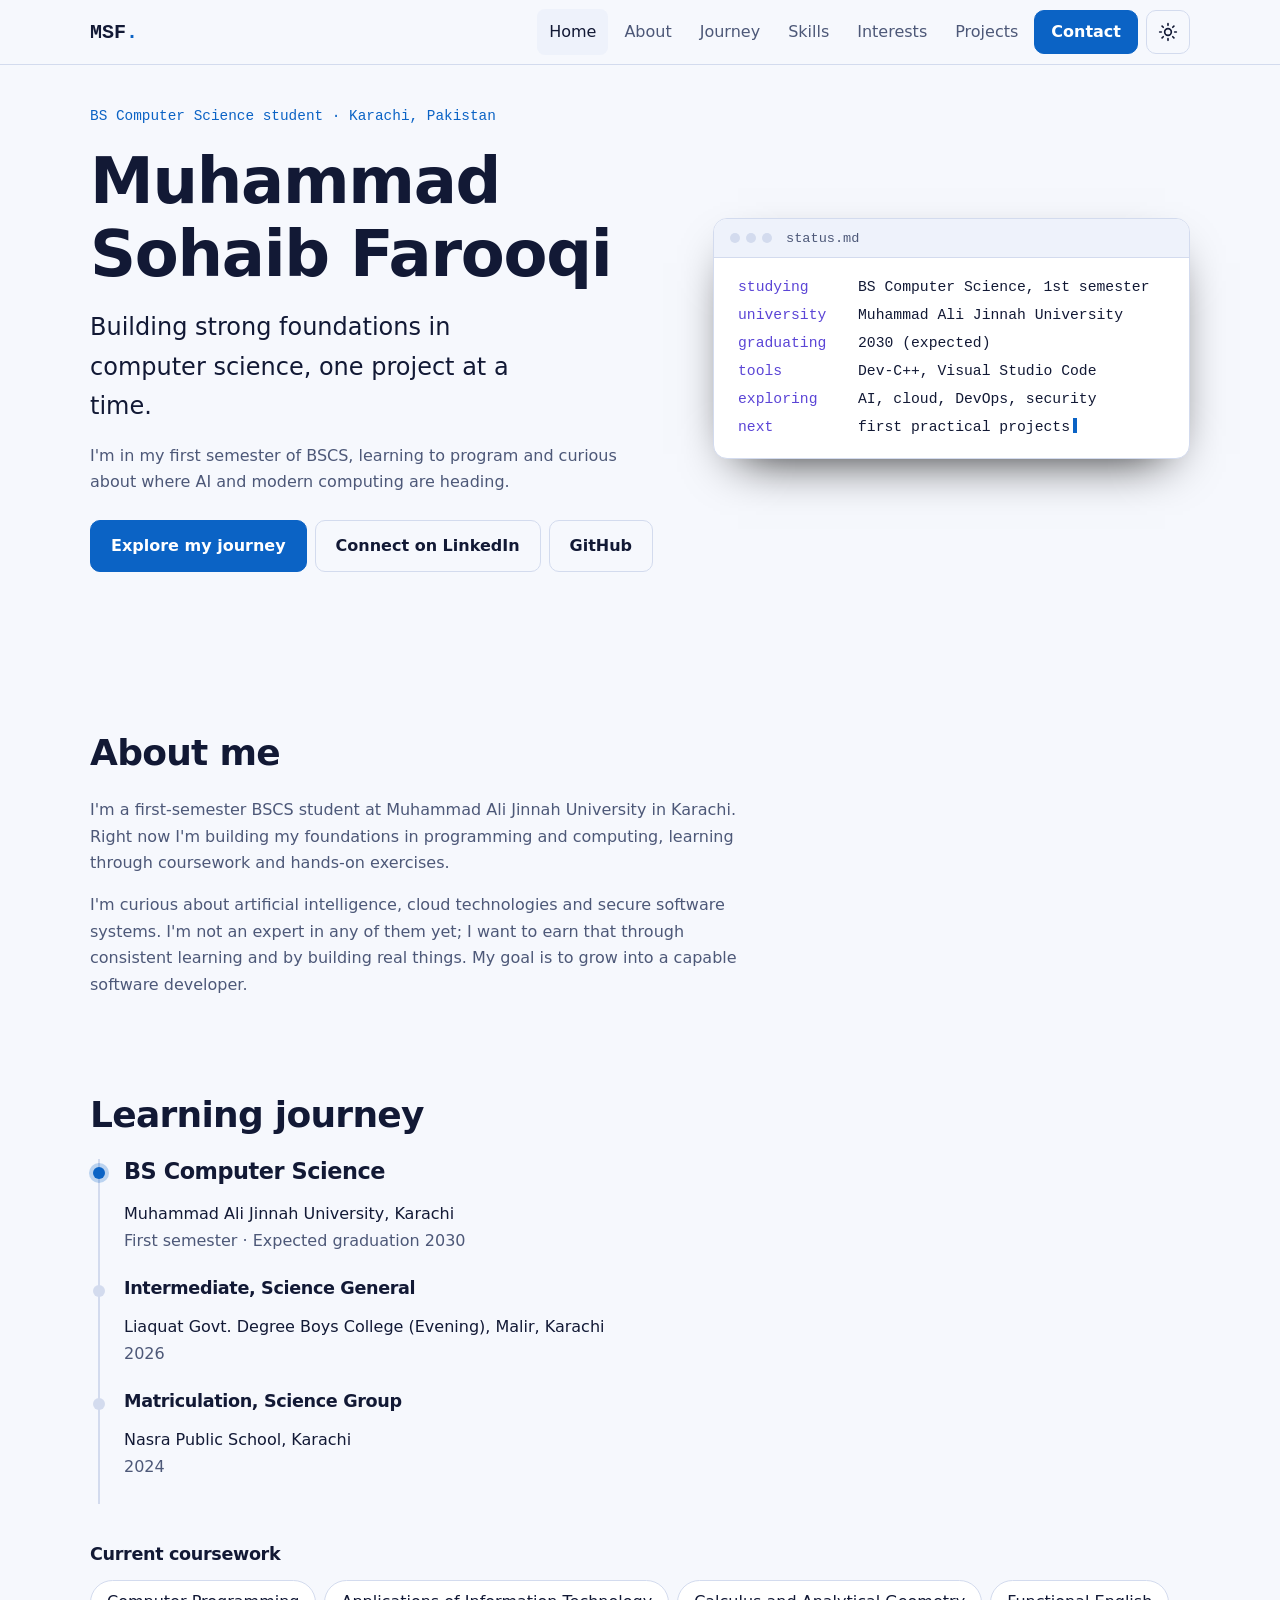
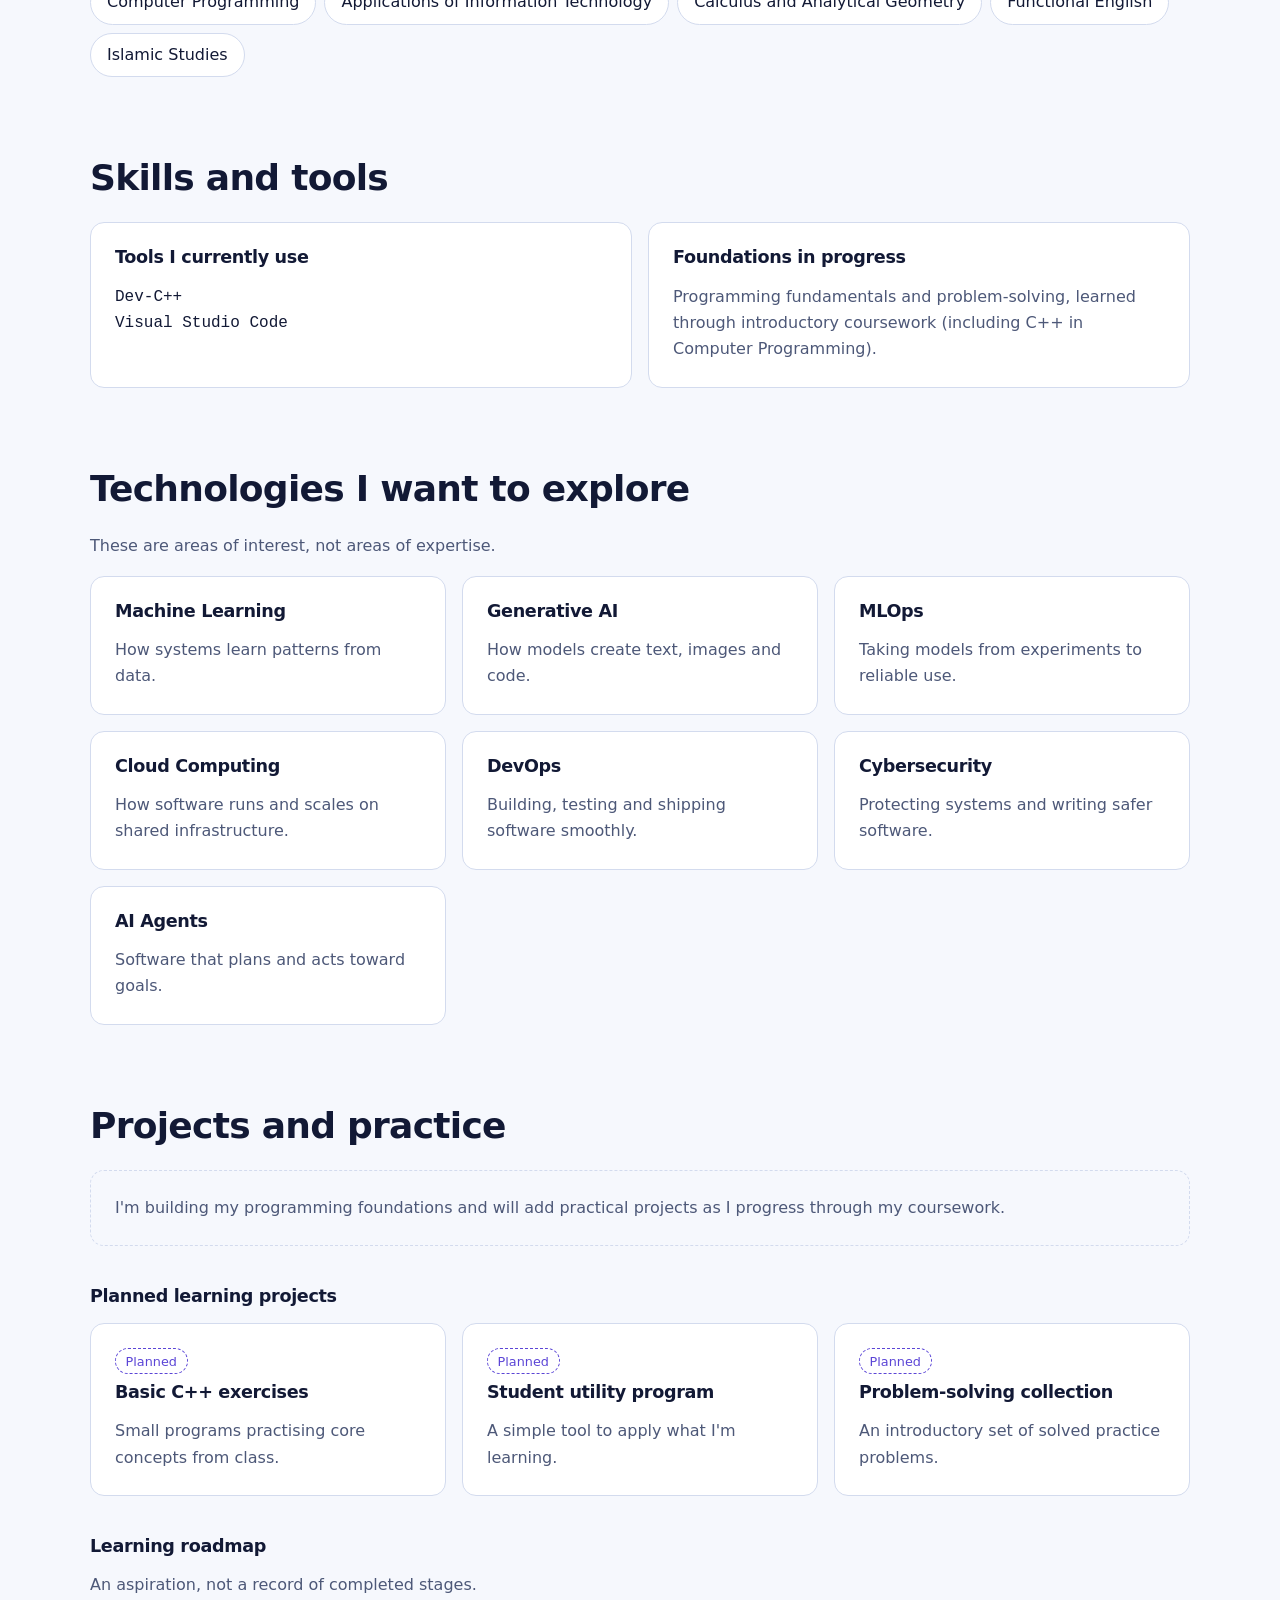
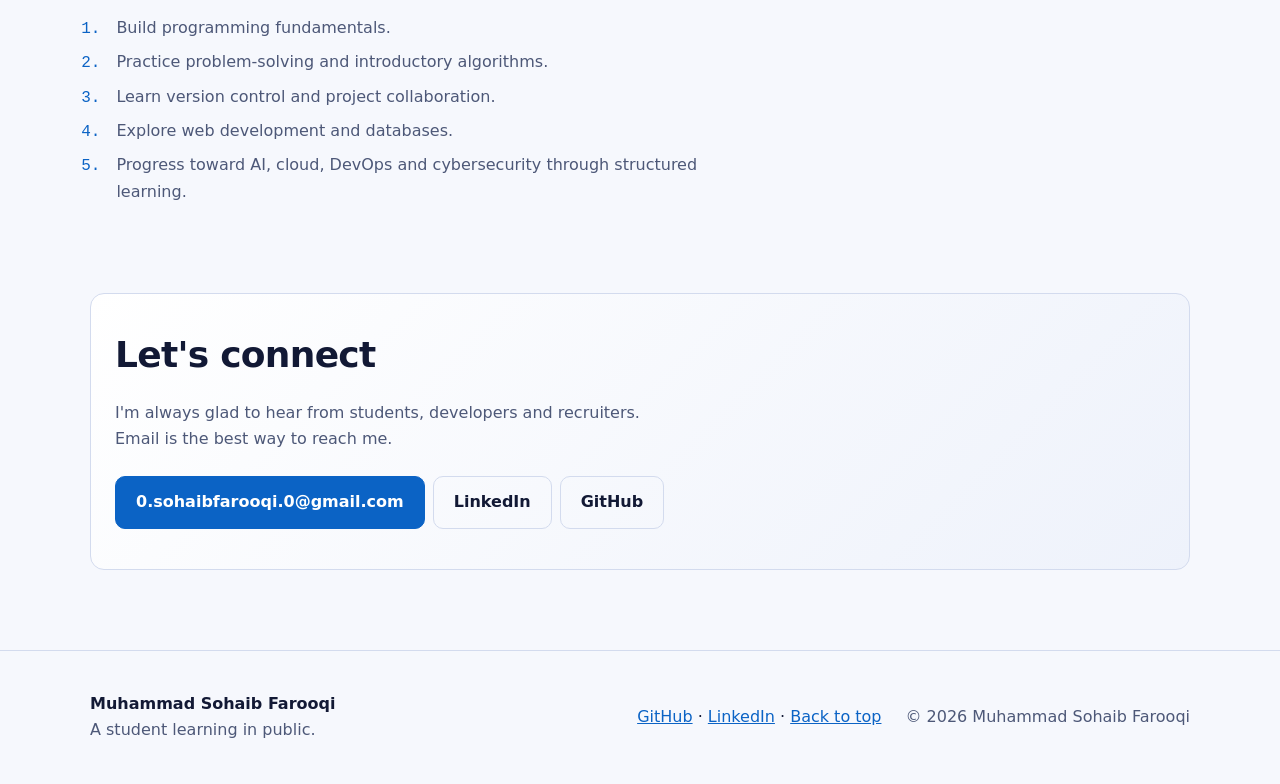
<file: index.html>
<!DOCTYPE html>
<html lang="en" data-theme="dark">
<head>
<meta charset="UTF-8">
<meta name="viewport" content="width=device-width, initial-scale=1">
<title>Muhammad Sohaib Farooqi | BS Computer Science Student</title>
<meta name="description" content="Portfolio of Muhammad Sohaib Farooqi, a first-semester BS Computer Science student in Karachi, Pakistan, building programming foundations and exploring AI, cloud, DevOps and cybersecurity.">
<meta name="theme-color" content="#0b1020">
<meta name="author" content="Muhammad Sohaib Farooqi">
<meta property="og:type" content="website">
<meta property="og:title" content="Muhammad Sohaib Farooqi | BS Computer Science Student">
<meta property="og:description" content="Building strong foundations in computer science, one project at a time.">
<meta name="twitter:card" content="summary">
<meta name="twitter:title" content="Muhammad Sohaib Farooqi | BS Computer Science Student">
<meta name="twitter:description" content="Building strong foundations in computer science, one project at a time.">
<link rel="icon" type="image/svg+xml" href="assets/favicon/favicon.svg">
<link rel="stylesheet" href="assets/css/style.css">
<script>try{var t=localStorage.getItem("theme");if(t==="light"||t==="dark")document.documentElement.dataset.theme=t;else if(matchMedia("(prefers-color-scheme: light)").matches)document.documentElement.dataset.theme="light"}catch(e){}</script>
</head>
<body>
<a class="skip" href="#main">Skip to content</a>
<div class="progress" aria-hidden="true"><span id="progress-bar"></span></div>
<header class="site-header">
  <nav class="nav container" aria-label="Primary">
    <a class="wordmark" href="#home" aria-label="Muhammad Sohaib Farooqi, home">MSF<span>.</span></a>
    <button class="icon-btn menu-btn" id="menu-btn" aria-expanded="false" aria-controls="nav-links" aria-label="Open menu">
      <svg viewBox="0 0 24 24" aria-hidden="true"><path d="M4 6h16M4 12h16M4 18h16"/></svg>
    </button>
    <ul class="nav-links" id="nav-links">
      <li><a href="#home">Home</a></li><li><a href="#about">About</a></li><li><a href="#journey">Journey</a></li>
      <li><a href="#skills">Skills</a></li><li><a href="#interests">Interests</a></li><li><a href="#projects">Projects</a></li>
      <li><a class="btn btn-small" href="#contact">Contact</a></li>
    </ul>
    <button class="icon-btn" id="theme-btn" aria-label="Switch to light theme">
      <svg viewBox="0 0 24 24" aria-hidden="true"><circle cx="12" cy="12" r="4"/><path d="M12 2v2M12 20v2M4.9 4.9l1.4 1.4M17.7 17.7l1.4 1.4M2 12h2M20 12h2M4.9 19.1l1.4-1.4M17.7 6.3l1.4-1.4"/></svg>
    </button>
  </nav>
</header>

<main id="main">
<section class="hero container" id="home" aria-labelledby="hero-title">
  <div class="hero-copy">
    <p class="meta">BS Computer Science student · Karachi, Pakistan</p>
    <h1 id="hero-title">Muhammad Sohaib Farooqi</h1>
    <p class="lead">Building strong foundations in computer science, one project at a time.</p>
    <p>I'm in my first semester of BSCS, learning to program and curious about where AI and modern computing are heading.</p>
    <div class="actions">
      <a class="btn" href="#journey">Explore my journey</a>
      <a class="btn btn-ghost" href="https://www.linkedin.com/in/-muhammad-sohaib-farooqi-/" target="_blank" rel="noopener noreferrer">Connect on LinkedIn</a>
      <a class="btn btn-ghost" href="https://github.com/muhammad-sohaib-farooqi" target="_blank" rel="noopener noreferrer">GitHub</a>
    </div>
  </div>
  <figure class="editor" aria-label="Summary of current status">
    <div class="editor-bar"><i></i><i></i><i></i><span>status.md</span></div>
    <dl class="editor-body">
      <div><dt>studying</dt><dd>BS Computer Science, 1st semester</dd></div>
      <div><dt>university</dt><dd>Muhammad Ali Jinnah University</dd></div>
      <div><dt>graduating</dt><dd>2030 (expected)</dd></div>
      <div><dt>tools</dt><dd>Dev-C++, Visual Studio Code</dd></div>
      <div><dt>exploring</dt><dd>AI, cloud, DevOps, security</dd></div>
      <div><dt>next</dt><dd>first practical projects<b class="cursor" aria-hidden="true"></b></dd></div>
    </dl>
  </figure>
</section>

<section class="section container" id="about" aria-labelledby="about-title">
  <h2 id="about-title">About me</h2>
  <div class="prose">
    <p>I'm a first-semester BSCS student at Muhammad Ali Jinnah University in Karachi. Right now I'm building my foundations in programming and computing, learning through coursework and hands-on exercises.</p>
    <p>I'm curious about artificial intelligence, cloud technologies and secure software systems. I'm not an expert in any of them yet; I want to earn that through consistent learning and by building real things. My goal is to grow into a capable software developer.</p>
  </div>
</section>

<section class="section container" id="journey" aria-labelledby="journey-title">
  <h2 id="journey-title">Learning journey</h2>
  <ol class="timeline">
    <li class="current"><h3>BS Computer Science</h3><p>Muhammad Ali Jinnah University, Karachi</p><p class="muted">First semester · Expected graduation 2030</p></li>
    <li><h3>Intermediate, Science General</h3><p>Liaquat Govt. Degree Boys College (Evening), Malir, Karachi</p><p class="muted">2026</p></li>
    <li><h3>Matriculation, Science Group</h3><p>Nasra Public School, Karachi</p><p class="muted">2024</p></li>
  </ol>
  <h3 class="sub">Current coursework</h3>
  <ul class="chips">
    <li>Computer Programming</li><li>Applications of Information Technology</li><li>Calculus and Analytical Geometry</li><li>Functional English</li><li>Islamic Studies</li>
  </ul>
</section>

<section class="section container" id="skills" aria-labelledby="skills-title">
  <h2 id="skills-title">Skills and tools</h2>
  <div class="grid two">
    <article class="card"><h3>Tools I currently use</h3><ul class="plain"><li>Dev-C++</li><li>Visual Studio Code</li></ul></article>
    <article class="card"><h3>Foundations in progress</h3><p>Programming fundamentals and problem-solving, learned through introductory coursework (including C++ in Computer Programming).</p></article>
  </div>
</section>

<section class="section container" id="interests" aria-labelledby="interests-title">
  <h2 id="interests-title">Technologies I want to explore</h2>
  <p class="muted">These are areas of interest, not areas of expertise.</p>
  <ul class="grid three cards-list">
    <li class="card"><h3>Machine Learning</h3><p>How systems learn patterns from data.</p></li>
    <li class="card"><h3>Generative AI</h3><p>How models create text, images and code.</p></li>
    <li class="card"><h3>MLOps</h3><p>Taking models from experiments to reliable use.</p></li>
    <li class="card"><h3>Cloud Computing</h3><p>How software runs and scales on shared infrastructure.</p></li>
    <li class="card"><h3>DevOps</h3><p>Building, testing and shipping software smoothly.</p></li>
    <li class="card"><h3>Cybersecurity</h3><p>Protecting systems and writing safer software.</p></li>
    <li class="card"><h3>AI Agents</h3><p>Software that plans and acts toward goals.</p></li>
  </ul>
</section>

<section class="section container" id="projects" aria-labelledby="projects-title">
  <h2 id="projects-title">Projects and practice</h2>
  <div id="projects-list" class="grid three cards-list"></div>
  <p class="empty" id="projects-empty">I'm building my programming foundations and will add practical projects as I progress through my coursework.</p>
  <h3 class="sub">Planned learning projects</h3>
  <ul class="grid three cards-list">
    <li class="card"><span class="tag">Planned</span><h3>Basic C++ exercises</h3><p>Small programs practising core concepts from class.</p></li>
    <li class="card"><span class="tag">Planned</span><h3>Student utility program</h3><p>A simple tool to apply what I'm learning.</p></li>
    <li class="card"><span class="tag">Planned</span><h3>Problem-solving collection</h3><p>An introductory set of solved practice problems.</p></li>
  </ul>
  <h3 class="sub">Learning roadmap</h3>
  <p class="muted">An aspiration, not a record of completed stages.</p>
  <ol class="roadmap">
    <li>Build programming fundamentals.</li>
    <li>Practice problem-solving and introductory algorithms.</li>
    <li>Learn version control and project collaboration.</li>
    <li>Explore web development and databases.</li>
    <li>Progress toward AI, cloud, DevOps and cybersecurity through structured learning.</li>
  </ol>
</section>

<section class="section container" id="contact" aria-labelledby="contact-title">
  <div class="contact">
    <h2 id="contact-title">Let's connect</h2>
    <p>I'm always glad to hear from students, developers and recruiters. Email is the best way to reach me.</p>
    <div class="actions">
      <a class="btn" href="mailto:0.sohaibfarooqi.0@gmail.com">0.sohaibfarooqi.0@gmail.com</a>
      <a class="btn btn-ghost" href="https://www.linkedin.com/in/-muhammad-sohaib-farooqi-/" target="_blank" rel="noopener noreferrer">LinkedIn</a>
      <a class="btn btn-ghost" href="https://github.com/muhammad-sohaib-farooqi" target="_blank" rel="noopener noreferrer">GitHub</a>
    </div>
  </div>
</section>
</main>

<footer class="site-footer">
  <div class="container foot">
    <p><strong>Muhammad Sohaib Farooqi</strong><br><span class="muted">A student learning in public.</span></p>
    <p><a href="https://github.com/muhammad-sohaib-farooqi" target="_blank" rel="noopener noreferrer">GitHub</a> · <a href="https://www.linkedin.com/in/-muhammad-sohaib-farooqi-/" target="_blank" rel="noopener noreferrer">LinkedIn</a> · <a href="#home">Back to top</a></p>
    <p class="muted">© <span id="year">2026</span> Muhammad Sohaib Farooqi</p>
  </div>
</footer>
<script src="assets/js/projects-data.js"></script>
<script src="assets/js/main.js"></script>
</body>
</html>
</file>
<file: assets/css/style.css>
/* 1. Tokens */
:root{--bg:#0b1020;--surface:#121935;--surface-2:#182045;--border:#27315c;--text:#e8ecf8;--muted:#a3adcc;--accent:#5cc8ff;--accent-ink:#06121f;--violet:#9b8cff;
--font:system-ui,-apple-system,"Segoe UI",Roboto,Helvetica,Arial,sans-serif;--mono:ui-monospace,"Cascadia Code",Consolas,Menlo,monospace;
--r:14px;--s1:.5rem;--s2:1rem;--s3:1.5rem;--s4:2.5rem;--s5:5rem;--header:64px}
[data-theme="light"]{--bg:#f6f8fd;--surface:#fff;--surface-2:#eef2fb;--border:#d3dbee;--text:#121935;--muted:#4d5878;--accent:#0b63c5;--accent-ink:#fff;--violet:#5b45d6}
/* 2. Base */
*,*::before,*::after{box-sizing:border-box}
html{scroll-behavior:smooth;scroll-padding-top:calc(var(--header) + 16px)}
body{margin:0;background:var(--bg);color:var(--text);font:1rem/1.65 var(--font);overflow-x:hidden}
h1,h2,h3{line-height:1.15;margin:0 0 var(--s2);letter-spacing:-.02em}
h1{font-size:clamp(2.2rem,8vw,4rem)}h2{font-size:clamp(1.6rem,4.5vw,2.25rem)}h3{font-size:1.1rem}
p{margin:0 0 var(--s2)}a{color:var(--accent)}ul,ol{padding:0;margin:0}
:focus-visible{outline:3px solid var(--accent);outline-offset:3px;border-radius:6px}
.container{width:min(1100px,100% - 2.5rem);margin-inline:auto}
.muted{color:var(--muted)}.skip{position:absolute;left:-999px;top:0;background:var(--accent);color:var(--accent-ink);padding:.6rem 1rem;z-index:100}.skip:focus{left:0}
.progress{position:fixed;inset:0 0 auto;height:3px;z-index:60}.progress span{display:block;height:100%;width:0;background:linear-gradient(90deg,var(--accent),var(--violet))}
/* 3. Header */
.site-header{position:sticky;top:0;z-index:50;background:color-mix(in srgb,var(--bg) 92%,transparent);backdrop-filter:blur(8px);border-bottom:1px solid var(--border)}
.nav{display:flex;align-items:center;gap:var(--s1);min-height:var(--header);position:relative}
.wordmark{font:700 1.25rem var(--mono);color:var(--text);text-decoration:none;margin-right:auto}.wordmark span{color:var(--accent)}
.nav-links{list-style:none;display:none;position:absolute;top:var(--header);left:0;right:0;flex-direction:column;gap:.25rem;padding:var(--s2);background:var(--surface);border:1px solid var(--border);border-radius:var(--r)}
.nav-links.open{display:flex}
.nav-links a:not(.btn){display:block;padding:.6rem .75rem;color:var(--muted);text-decoration:none;border-radius:8px}
.nav-links a:not(.btn):hover,.nav-links a[aria-current="true"]{color:var(--text);background:var(--surface-2)}
.icon-btn{display:grid;place-items:center;width:44px;height:44px;background:none;border:1px solid var(--border);border-radius:10px;color:var(--text);cursor:pointer}
.icon-btn:hover{background:var(--surface-2)}
.icon-btn svg{width:20px;height:20px;fill:none;stroke:currentColor;stroke-width:2;stroke-linecap:round;stroke-linejoin:round}
/* 4. Buttons */
.btn{display:inline-block;padding:.75rem 1.25rem;background:var(--accent);color:var(--accent-ink);font-weight:600;text-decoration:none;border-radius:10px;border:1px solid var(--accent);transition:transform .15s,background .15s;overflow-wrap:anywhere}
.btn:hover{transform:translateY(-2px)}.btn-ghost{background:transparent;color:var(--text);border-color:var(--border)}.btn-ghost:hover{background:var(--surface-2)}
.btn-small{padding:.5rem 1rem;text-align:center}.actions{display:flex;flex-wrap:wrap;gap:var(--s1);margin-top:var(--s3)}
/* 5. Hero */
.hero{display:grid;gap:var(--s4);padding-block:var(--s4) var(--s5);align-items:center}
.meta{font-family:var(--mono);color:var(--accent);font-size:.9rem}.lead{font-size:clamp(1.15rem,3vw,1.5rem);color:var(--text);max-width:30ch}
.hero-copy>p:not(.meta):not(.lead){color:var(--muted);max-width:52ch}
.editor{margin:0;background:var(--surface);border:1px solid var(--border);border-radius:var(--r);overflow:hidden;box-shadow:0 20px 50px -25px #000}
.editor-bar{display:flex;align-items:center;gap:6px;padding:.7rem 1rem;background:var(--surface-2);border-bottom:1px solid var(--border);font:.85rem var(--mono);color:var(--muted)}
.editor-bar i{width:10px;height:10px;border-radius:50%;background:var(--border)}.editor-bar span{margin-left:.5rem}
.editor-body{margin:0;padding:var(--s2) var(--s3);font:.92rem/1.9 var(--mono)}
.editor-body div{display:flex;flex-wrap:wrap;gap:0 1rem}.editor-body dt{color:var(--violet);min-width:6.5rem}.editor-body dd{margin:0}
.cursor{display:inline-block;width:.5ch;height:1em;margin-left:3px;vertical-align:-2px;background:var(--accent);animation:blink 1.1s steps(2) infinite}
@keyframes blink{50%{opacity:0}}
/* 6. Sections */
.section{padding-block:var(--s5) 0}.section h2{margin-bottom:var(--s3)}.sub{margin-top:var(--s4)}
.prose{max-width:65ch}.prose p{color:var(--muted)}
.timeline{list-style:none;border-left:2px solid var(--border);margin-left:.5rem;padding-left:var(--s3)}
.timeline li{position:relative;padding-bottom:var(--s3)}.timeline li::before{content:"";position:absolute;left:calc(-1.5rem - 7px);top:.45rem;width:12px;height:12px;border-radius:50%;background:var(--border)}
.timeline .current::before{background:var(--accent);box-shadow:0 0 0 4px color-mix(in srgb,var(--accent) 25%,transparent)}
.timeline .current h3{font-size:1.4rem}.timeline p{margin:0}
.chips{list-style:none;display:flex;flex-wrap:wrap;gap:var(--s1)}.chips li{padding:.5rem 1rem;border:1px solid var(--border);border-radius:99px;background:var(--surface)}
.grid{display:grid;gap:var(--s2)}.cards-list{list-style:none}
.card{background:var(--surface);border:1px solid var(--border);border-radius:var(--r);padding:var(--s3);transition:border-color .2s}
.card:hover{border-color:var(--accent)}.card p{color:var(--muted);margin:0}.plain{list-style:none;font-family:var(--mono)}
.tag{display:inline-block;margin-bottom:var(--s1);padding:.1rem .6rem;border:1px dashed var(--violet);color:var(--violet);border-radius:99px;font-size:.8rem}
.empty{padding:var(--s3);border:1px dashed var(--border);border-radius:var(--r);color:var(--muted)}.empty[hidden]{display:none}
.roadmap{margin-left:1.25rem;color:var(--muted);max-width:65ch}.roadmap li{padding-left:.4rem;margin-bottom:.5rem}.roadmap li::marker{color:var(--accent);font-family:var(--mono)}
.contact{padding:var(--s4) var(--s3);background:linear-gradient(135deg,var(--surface),var(--surface-2));border:1px solid var(--border);border-radius:var(--r)}.contact p{max-width:52ch;color:var(--muted)}
.site-footer{margin-top:var(--s5);border-top:1px solid var(--border);padding-block:var(--s4)}.foot{display:grid;gap:var(--s1)}.foot p{margin:0}
/* 7. Reveal (only active when JS adds .js) */
.js .reveal{opacity:0;transform:translateY(14px);transition:opacity .6s,transform .6s}.js .reveal.in{opacity:1;transform:none}
/* 8. Larger screens */
@media(min-width:48em){.two{grid-template-columns:repeat(2,1fr)}.three{grid-template-columns:repeat(2,1fr)}.foot{grid-template-columns:1fr auto auto;align-items:center;gap:var(--s3)}}
@media(min-width:64em){.menu-btn{display:none}
.nav-links{display:flex;position:static;flex-direction:row;align-items:center;padding:0;background:none;border:0}
.hero{grid-template-columns:1.1fr .9fr}.three{grid-template-columns:repeat(3,1fr)}}
@media(prefers-reduced-motion:reduce){html{scroll-behavior:auto}*,*::before,*::after{animation:none!important;transition:none!important}.js .reveal{opacity:1;transform:none}}
</file>
